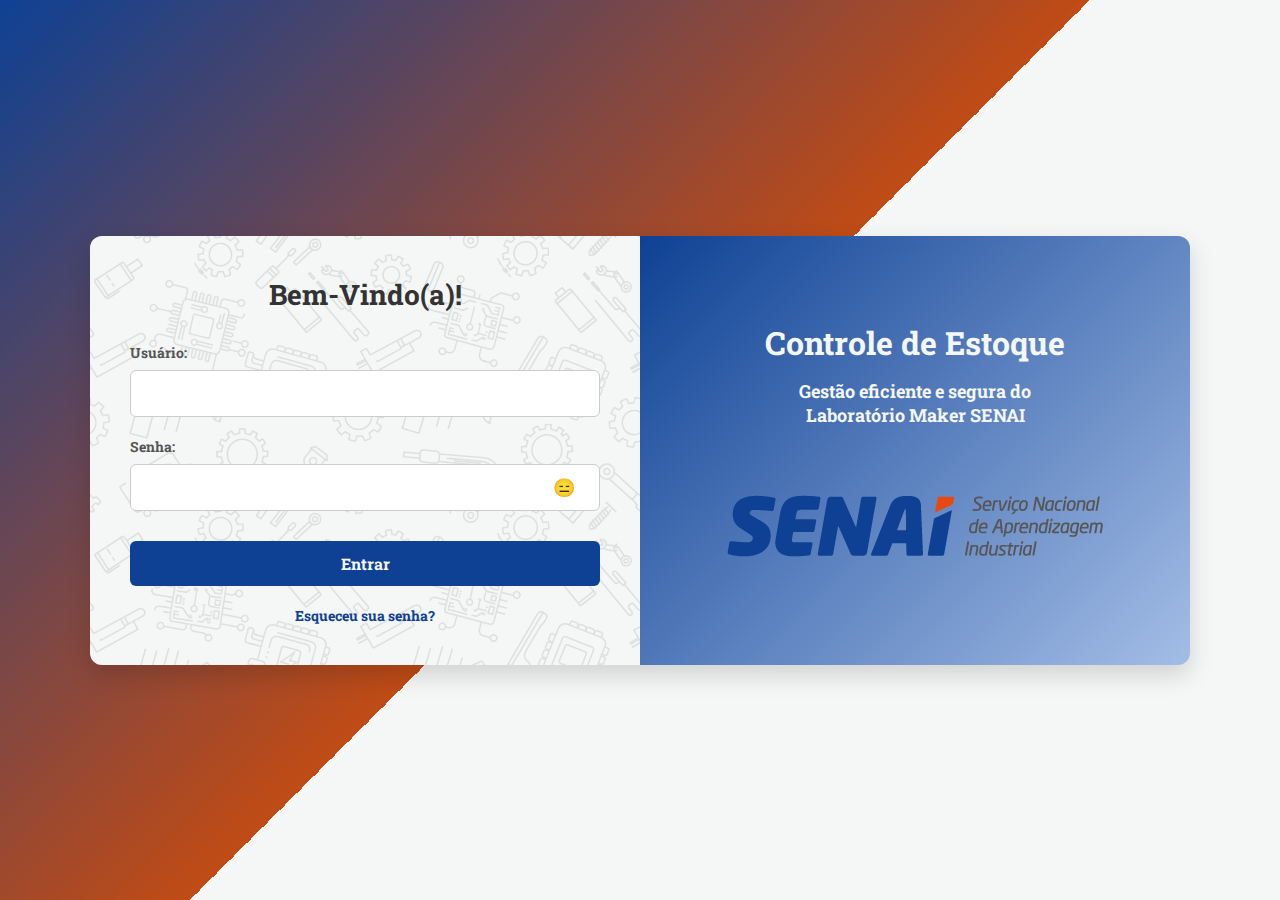
<file: index.html>
<!DOCTYPE html>
<html lang="en">

<head>
    <meta charset="UTF-8">
    <meta name="viewport" content="width=device-width, initial-scale=1.0">
    <title>LOGIN</title>
    <link rel="stylesheet" href="assets/css/styles.css">
</head>

<body id="loginBody">
    <div class="login-wrapper">
        <!-- LADO ESQUERDO: LOGIN -->
        <div class="login-container">
            <h2>Bem-Vindo(a)!</h2>
            <form class="login-form" onsubmit="login(); return false;">
                <div class="input-group">
                    <label for="username">Usuário:</label>
                    <input type="text" id="username" name="username" required>
                </div>
                <div class="input-group">
                    <label for="password">Senha:</label>
                    <div class="password-wrapper">
                        <input type="password" id="password" name="password" required>
                        <span class="show-password" id="togglePassword">😑</span>
                    </div>

                </div>

                <input type="submit" value="Entrar" class="login-button">
                <a id="forgotPassword" onclick="forgotPassword()" class="forgot-password">Esqueceu sua
                    senha?</a>
                <p id="loginError" style="color:red; display:none;">Usuário ou senha incorretos!</p>
            </form>
        </div>

        <!-- LADO DIREITO: BANNER -->
        <div class="login-banner">
            <h1>Controle de Estoque</h1>
            <p>Gestão eficiente e segura do Laboratório Maker SENAI</p>
            <br><br>
            <img src="/assets/images/senailogo.png" alt="logomarca SENAI">
        </div>
    </div>
    <script src="assets/js/scriptLogin.js"></script>
</body>

</html>
</file>
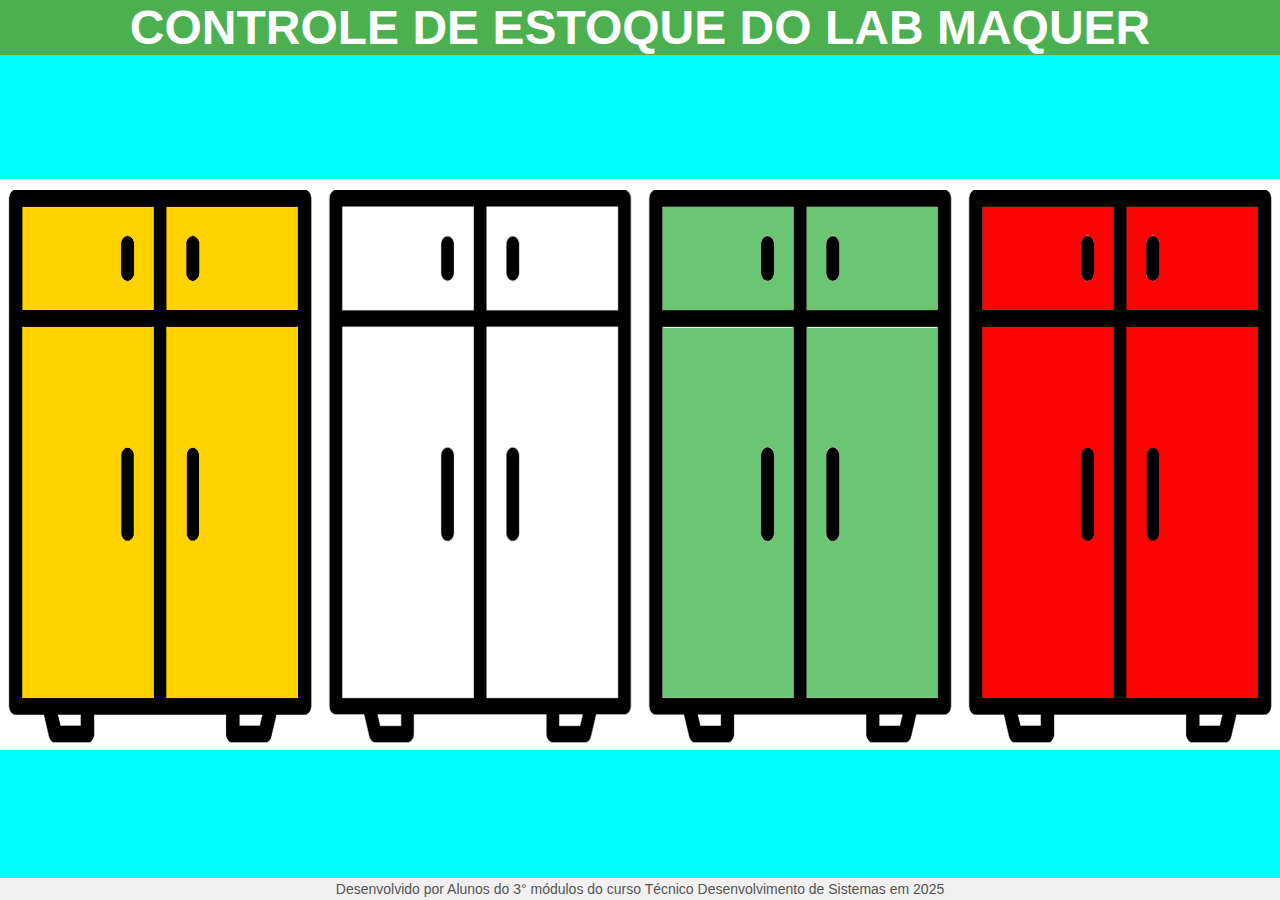
<file: mainPage.html>
<!DOCTYPE html>
<html lang="en">

<head>
    <meta charset="UTF-8">
    <meta name="viewport" content="width=device-width, initial-scale=1.0">
    <title>Document</title>
    <link rel="stylesheet" href="assets/css/style.css">
</head>

<body id="mainPageBody">
    <header>
        <h1> CONTROLE DE ESTOQUE DO LAB MAQUER</h1>
    </header>

    <section class="containerCarrousel">
        <button class="buttonsCarrousel" id="back"><img src="assets/images/back.png" alt="back"></button>
        <div class="containerSlider">
            <a class="slider on" href="assets/pages/cabinets1.html">
                <img src="assets/images/armarioamarelo.jpg" alt="Cabinets">
            </a>

            <a class="slider" href="assets/pages/cabinets2.html">
                <img src="assets/images/armariobranco.jpg" alt="Cabinets">
            </a>

            <a class="slider" href="assets/pages/cabinets3.html">
                <img src="assets/images/armarioverde.jpg" alt="Cabinets">
            </a>

            <a class="slider" href="assets/pages/cabinets4.html">
                <img src="assets/images/armariovermelho.jpg" alt="Cabinets">
            </a>
        </div>
        <button class="buttonsCarrousel" id="next"><img src="assets/images/next.png" alt="next"></button>
    </section>

    <footer>
        <p>Desenvolvido por Alunos do 3° módulos do curso Técnico Desenvolvimento de Sistemas em 2025</p>
    </footer>

    <script src="assets/js/script.js" defer></script>
</body>

</html>
</file>
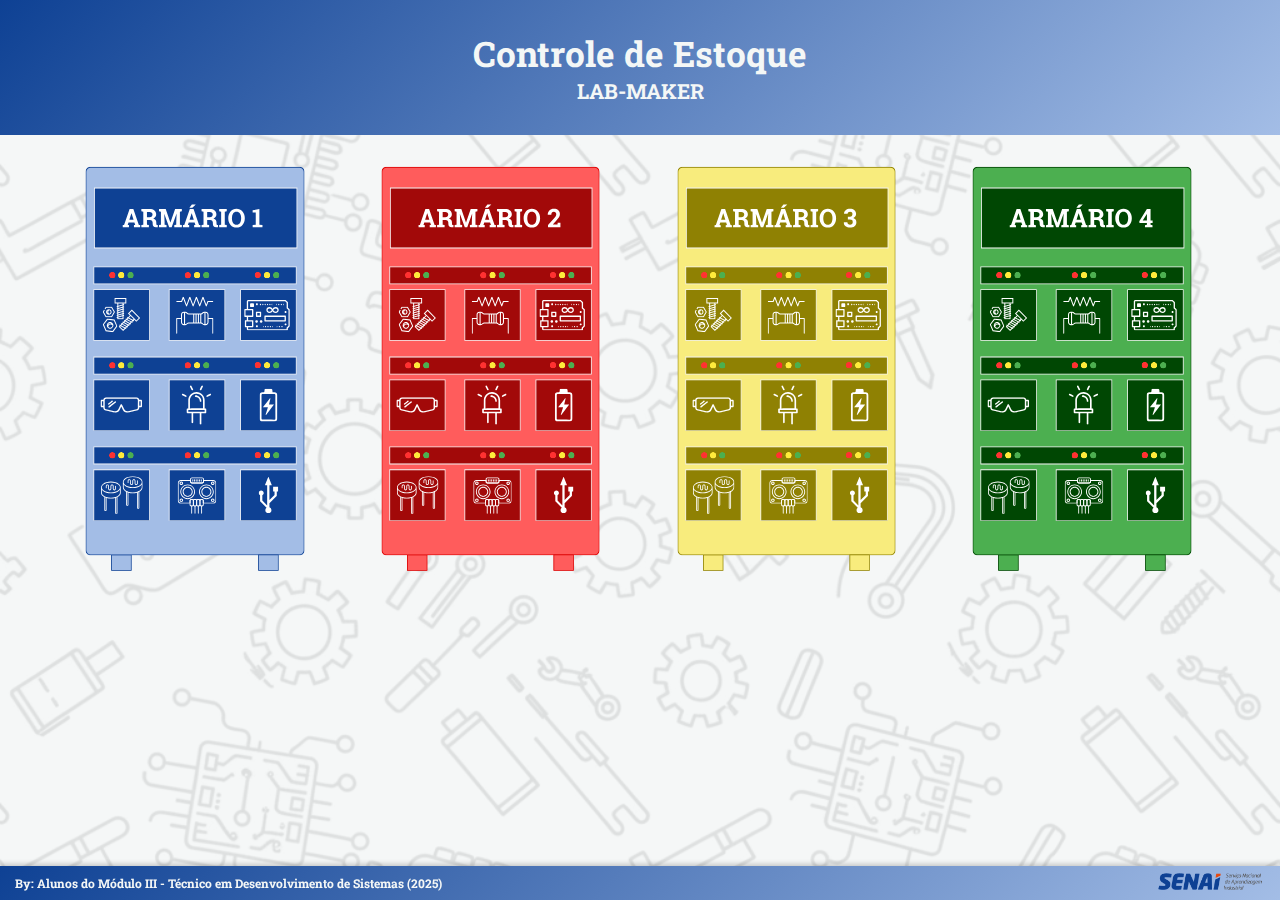
<file: assets/pages/mainPage.html>
<!DOCTYPE html>
<html lang="en">

<head>
    <meta charset="UTF-8">
    <meta name="viewport" content="width=device-width, initial-scale=1.0">
    <link href="https://fonts.googleapis.com/css2?family=Roboto:wght@400;700&display=swap" rel="stylesheet">
    <title>HOME</title>
    <link rel="stylesheet" href="../css/styles.css">

</head>

<body id="mainPageBody">
    
    <header id="headerMainPage">
        <h1>Controle de Estoque</h1>
        <h2>LAB-MAKER</h2>
    </header>

    <section class="containerCarrousel">
        <button class="buttonsCarrousel" id="back"><img src="../images/back.png" alt="back"></button>
        <div class="containerSlider">
            <a class="slider on" href="../pages/cabinets1.html">
                <img src="../images/cabinetBlue.svg" alt="Cabinets">
            </a>

            <a class="slider" href="../pages/cabinets2.html">
                <img src="../images/cabinetRed.svg" alt="Cabinets">
            </a>

            <a class="slider" href="../pages/cabinets3.html">
                <img src="../images/cabinetYellow.svg" alt="Cabinets">
            </a>

            <a class="slider" href="../pages/cabinets4.html">
                <img src="../images/cabinetGreen.svg" alt="Cabinets">
            </a>
        </div>
        <button class="buttonsCarrousel" id="next"><img src="../images/next.png" alt="next"></button>
    </section>

    <footer class="footer">
        <div>
            <p>By: Alunos do Módulo III - Técnico em Desenvolvimento de Sistemas (2025)</p>
        </div>
        <div>
            <img src="../images/senailogo.png" alt="logomarca SENAI">
        </div>
    </footer>

    <script src="../js/scriptMainPage.js" defer></script>
</body>

</html>
</file>
<file: assets/css/styles.css>
/* =====================================================================
   VARIÁVEIS GLOBAIS
===================================================================== */
:root {
    --color-primary: #0e4194;
    --color-primary-light: #a3bde6;
    --color-secondary: #c04b15;
    --color-red: #ff3131;
    --color-yellow: #ffeb3b;
    --color-green: #4caf50;
    --color-white: #f4f7f6;
    --color-black: #000;
}

/* =====================================================================
   RESET / FONTES
===================================================================== */
@font-face {
    font-family: 'Roboto Slab';
    src: url('../fonts/RobotoSlab-Bold.woff2') format('woff2');
    font-weight: 400;
    font-style: normal;
}

* {
    margin: 0;
    padding: 0;
    box-sizing: border-box;
    font-family: 'Roboto Slab', serif;
}

/* =====================================================================
   LOGIN PAGE
===================================================================== */
#loginBody {
    min-height: 100vh;
    display: flex;
    justify-content: center;
    align-items: center;
    padding: 0 20px;
    background: linear-gradient(135deg,
            var(--color-primary) 0%,
            var(--color-secondary) 50%,
            var(--color-white) 50%,
            var(--color-white) 100%);
    background-repeat: no-repeat;
}

.login-wrapper {
    display: flex;
    width: 100%;
    max-width: 1100px;
    background: var(--color-white);
    border-radius: 12px;
    box-shadow: 0 10px 25px rgba(0, 0, 0, 0.15);
    overflow: hidden;
    transition: all 0.3s ease-in-out;
}

.login-container {
    flex: 1;
    padding: 40px;
    display: flex;
    flex-direction: column;
    justify-content: center;
    position: relative;
    overflow: hidden;
}

.login-container::before {
    content: "";
    position: absolute;
    inset: 0;
    background-image: url(../images/backgroundMaker.jpg);
    background-size: cover;
    background-position: center;
    opacity: 0.1;
    z-index: 0;
}

.login-container > * {
    position: relative;
    z-index: 1;
}

.login-container h2 {
    margin-bottom: 30px;
    color: #333;
    font-size: 28px;
    text-align: center;
}

.input-group { margin-bottom: 20px; }

.input-group label {
    display: block;
    margin-bottom: 8px;
    color: #555;
    font-size: 14px;
    font-weight: bold;
}

.input-group input {
    width: 100%;
    padding: 12px;
    border: 1px solid #ccc;
    border-radius: 6px;
    font-size: 16px;
    transition: border-color 0.3s;
}

.input-group input:focus {
    border-color: var(--color-primary);
    outline: none;
}

.password-wrapper {
    position: relative;
    display: flex;
    align-items: center;
}

.password-wrapper input { width: 100%; padding-right: 40px; }

.show-password {
    position: absolute;
    right: 25px;
    cursor: pointer;
    font-size: 18px;
    user-select: none;
}

.login-button {
    width: 100%;
    padding: 12px;
    border: none;
    border-radius: 6px;
    background-color: var(--color-primary);
    color: var(--color-white);
    font-size: 16px;
    font-weight: bold;
    cursor: pointer;
    transition: background-color 0.3s;
    margin-top: 10px;
}

.login-button:hover { background-color: var(--color-primary-light); }

.forgot-password {
    display: block;
    margin-top: 20px;
    font-size: 14px;
    color: var(--color-primary);
    text-decoration: none;
    text-align: center;
}

.forgot-password:hover { text-decoration: underline; }

#loginError {
    color: red;
    font-size: 14px;
    margin-top: 10px;
    text-align: center;
    display: none;
}

.login-banner {
    flex: 1;
    background: linear-gradient(135deg, var(--color-primary), var(--color-primary-light));
    color: var(--color-white);
    display: flex;
    flex-direction: column;
    justify-content: center;
    align-items: center;
    padding: 40px;
    text-align: center;
}

.login-banner h1 { font-size: 32px; margin-bottom: 15px; }
.login-banner p { font-size: 18px; max-width: 300px; }

/* Responsividade Login */
@media (max-width: 992px) {
    .login-wrapper { flex-direction: column; max-width: 480px; }
    .login-banner { display: none; }
    .login-container { padding: 35px; border-radius: 12px; }
    .login-container h2 { font-size: 26px; }
    .input-group input, .login-button { font-size: 16px; padding: 12px; }
}

@media (max-width: 600px) {
    .login-container { padding: 30px; }
    .login-container h2 { font-size: 24px; }
    .input-group input, .login-button { font-size: 14px; padding: 10px; }
}

/* =====================================================================
   MAIN PAGE
===================================================================== */
#mainPageBody {
    display: flex;
    flex-direction: column;
    background-color: var(--color-white);
    padding-top: 15vh;   /* espaço para header fixo */
    position: relative;
    z-index: 0;
}

#mainPageBody::before {
    content: "";
    position: fixed;
    top: 0; left: 0;
    width: 100%; height: 100%;
    background-image: url(../images/backgroundMaker.jpg);
    background-position: center;
    background-size: cover;
    opacity: 0.1;
    z-index: -1;
}

#headerMainPage {
    background: linear-gradient(135deg, var(--color-primary), var(--color-primary-light));
    width: 100%;
    position: fixed;
    top: 0; left: 0;
    height: 15vh;
    display: flex;
    flex-direction: column;
    justify-content: center;
    align-items: center;
    z-index: 100;
}

#headerMainPage h1, #headerMainPage h2 {
    text-align: center;
    color: var(--color-white);
    margin: 0;
}
#headerMainPage h1 { font-size: 2.2em; }
#headerMainPage h2 { font-size: 1.3em; }

.containerCarrousel {
    flex: 1;
    display: flex;
    justify-content: center;
    align-items: center;
    margin-top: 20px;
}

.containerSlider {
    display: flex;
    align-items: center;
    justify-content: center;
    gap: 10px;
    width: 90%;
    overflow: hidden;
}

.slider {
    display: none;
    flex: 0 0 100%;
    text-align: center;
}
.slider.on { display: flex; justify-content: center; align-items: center; }
.slider img { width: 90%; border-radius: 8px; }

.buttonsCarrousel {
    border: none;
    background-color: var(--color-white);
    cursor: pointer;
    padding: 5px;
    border-radius: 6px;
}
.buttonsCarrousel img { width: 30px; height: 30px; }

/* =====================================================================
   CADA ARMÁRIO
===================================================================== */
.bodyPageCabinet {
    display: flex;
    flex-direction: column;
    justify-content: space-between;
    align-items: center;
}

.headerPageCabinet {
    display: flex;
    justify-content: center;
    align-items: center;
    text-align: center;
    width: 100%;
}

.title h1 {
    font-size: 2.5em;
    color: var(--color-white);
}

.buttonBackHeader {
    position: fixed;
    top: 11px;
    left: 16px;
}
.buttonBackHeader img { width: 30px; height: 30px; }

.containerCabinet {
    display: grid;
    grid-template-columns: repeat(3, 1fr);
    width: 100%;
    height: 70vh;
    margin-top: 40px;
}
.cabinetColumn1, .cabinetColumn2, .cabinetColumn3 {
    display: grid;
    grid-template-rows: repeat(4, 1fr);
}

.cell {
    background: linear-gradient(145deg, #fff, #f0f0f0);
    height: 13vh;
    margin: 10px;
    border-radius: 12px;
    box-shadow: 0 4px 12px rgba(0, 0, 0, 0.5);
    transition: transform 0.3s, box-shadow 0.3s;
    display: flex;
    flex-direction: column;
    justify-content: center;
    align-items: center;
    cursor: pointer;
    padding: 10px;
    text-align: center;
}
.cell:hover {
    transform: translateY(-5px) scale(1.03);
    box-shadow: 0 8px 20px rgba(0, 0, 0, 0.2);
}
.cell h3 {
    font-size: 0.7rem;
    font-weight: 600;
    color: #333;
    margin-bottom: 8px;
}
.cell p {
    font-size: 0.7rem;
    font-weight: 500;
    color: #555;
    background-color: rgba(0, 0, 0, 0.05);
    padding: 4px 8px;
    border-radius: 8px;
    min-width: 40px;
    text-align: center;
}
.cellRed { background: linear-gradient(145deg, #ff6b6b, #ff4c4c); }
.cellYellow { background: linear-gradient(145deg, #fff176, #ffeb3b); }
.cellGreen { background: linear-gradient(145deg, #81c784, #4caf50); }

/* =====================================================================
   FOOTER (GLOBAL)
===================================================================== */
footer {
    width: 100%;
    display: flex;
    justify-content: space-between;
    padding: 0 10px;
    align-items: center;
    background: linear-gradient(135deg, var(--color-primary), var(--color-primary-light));
    text-align: center;
    box-shadow: 0 -2px 5px rgba(0, 0, 0, 0.2);
    position: fixed;
    bottom: 0; left: 0;
}
footer p {
    color: var(--color-white);
    font-size: 12px;
    padding: 5px 0 5px 5px;
}
footer img { width: 120px; height: auto; }

/* =====================================================================
   RESPONSIVIDADE MAIN PAGE + CABINET
===================================================================== */
@media (min-width: 992px) {
    .containerSlider { justify-content: space-between; }
    .slider { display: block !important; flex: 0 0 23%; }
    #next, #back { display: none !important; }
    .containerCabinet { margin-top: 8px; }
}

@media (min-width: 600px) and (max-width: 991px) {
    .slider { flex: 0 0 50%; }
    .containerCabinet { margin-top: 30px; }
}

@media (max-width: 599px) {
    .slider { flex: 0 0 100%; }
    .containerCabinet { margin-top: 30px; }
}
</file>
<file: assets/css/style.css>
* {
    margin: 0;
    padding: 0;
    box-sizing: border-box;
    font-family: Arial, sans-serif; /* Inclui padding e border na largura total dos elementos */
}

/* ---------- TELA DE LOGIN ----------*/

#loginBody{
    display: flex;
    justify-content: center; /* Centraliza horizontalmente */
    align-items: center; /* Centraliza verticalmente */
    min-height: 100vh; /* Ocupa a altura total da viewport */
    background-color: #f4f7f6; /* Cor de fundo suave */
}

 .login-container {
    background-color: #ffffff; 
    padding: 40px;
    border-radius: 12px;
    box-shadow: 0 10px 25px rgba(0, 0, 0, 0.1); 
    width: 100%;
    max-width: 380px;
    text-align: center;
}

/* 4. Título */
h2 {
    margin-bottom: 30px;
    color: #333;
}

/* 5. Agrupamento de Inputs */
.input-group {
    margin-bottom: 20px;
    text-align: left;
}

.input-group label {
    display: block; /* Garante que o rótulo ocupe a linha toda */
    margin-bottom: 8px;
    color: #555;
    font-size: 14px;
    font-weight: bold;
}

/* 6. Estilo dos Campos de Entrada */
.input-group input {
    width: 100%;
    padding: 12px;
    border: 1px solid #ccc;
    border-radius: 6px; /* Bordas levemente arredondadas */
    font-size: 16px;
    transition: border-color 0.3s; /* Transição suave para o efeito de foco */
}

.input-group input:focus {
    border-color: #007bff; /* Cor azul suave ao focar */
    outline: none; /* Remove o contorno padrão do navegador */
}

/* 7. Estilo do Botão */
.login-button {
    width: 100%;
    padding: 12px;
    border: none;
    border-radius: 6px;
    background-color: #007bff; /* Azul primário moderno */
    color: white;
    font-size: 16px;
    font-weight: bold;
    cursor: pointer;
    transition: background-color 0.3s;
    margin-top: 10px;
}

.login-button:hover {
    background-color: #0056b3; /* Escurece um pouco ao passar o mouse */
}

/* 8. Link de Senha */
.forgot-password {
    display: block;
    margin-top: 20px;
    font-size: 14px;
    color: #007bff;
    text-decoration: none; /* Remove o sublinhado */
}

.forgot-password:hover {
    text-decoration: underline;
}

 /* ---------- PÁGINA PRINCIPAL ----------  */

#mainPageBody{
    display: flex;
    flex-direction: column;
    justify-content: space-between;
    align-items: center;
    height: 100vh;
}
 
 header {
    background-color: #4CAF50; 
    width: 100%;
    color: white; 
    text-align: center; 
    font-size: 24px; 
    font-weight: bold; 
}

.containerCarrousel{
    width: 100%;
    height: 100%;
    display: flex;
    flex-direction: row;
    justify-content: center;
    align-items: center;
    background-color: #ffeb3b; /* yellow */
}

.containerSlider{
    display: flex;
    align-items: center;
    justify-content: center;
    flex: 3;
    background-color: #00ffff;
    height: 100%;
}

.slider{
    display: none;
    width: 80%;
}

.slider img{
    width: 100%;
}

.on{
    display: block;
}

.buttonsCarrousel{
    flex: 1;
    border: none;
    background-color: #007bff;
    cursor: pointer;
}

.buttonsCarrousel img{
    width: 100%;
    height: 100%;
}

footer {
    background-color: #f1f1f1; 
    text-align: center; 
    width: 100%;
    font-size: 14px; 
    color: #555; 
    line-height: 1.6;
}
</file>
